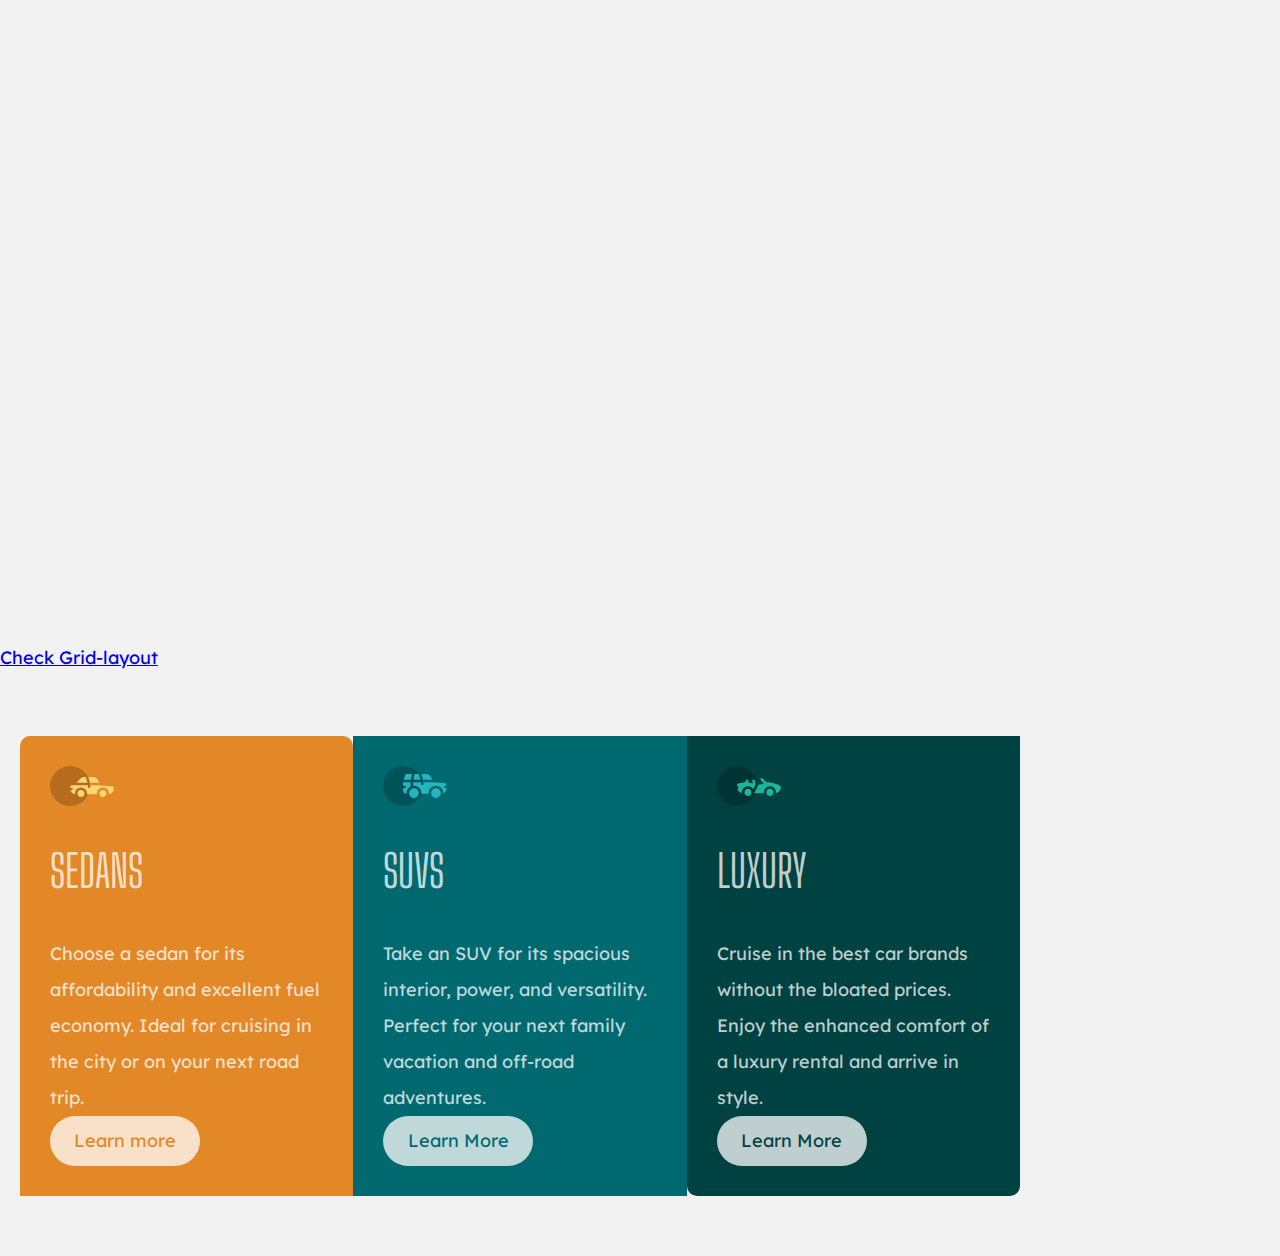
<file: index.html>
<!DOCTYPE html>
<html lang="en">

<head>
  <meta charset="UTF-8">
 
  <meta name="viewport" content="width=device-width, initial-scale=1.0">
 
  <link rel="stylesheet" type="text/css" href="index.css">
  
  <link rel="preconnect" href="https://fonts.googleapis.com">
  <link rel="preconnect" href="https://fonts.gstatic.com" crossorigin>
  <link href="https://fonts.googleapis.com/css2?family=Lexend+Deca&display=swap" rel="stylesheet">
  
  <link rel="preconnect" href="https://fonts.googleapis.com">
  <link rel="preconnect" href="https://fonts.gstatic.com" crossorigin>
  <link href="https://fonts.googleapis.com/css2?family=Big+Shoulders+Display:wght@700&display=swap" rel="stylesheet">
  
  <link rel="icon" type="png" sizes="32x32" href=".favicon-32x32.png">
  
  <title>3-column card|Task By Zuri</title>
</head>

<body>
  <a href="grid.html">Check Grid-layout</a>
  <div class="card">
    <div class="sedan-card">
      <svg width="64" height="40" xmlns="http://www.w3.org/2000/svg"><g fill="none" fill-rule="evenodd"><circle fill="#000" opacity=".201" cx="20" cy="20" r="20"/><path d="M52.936 24.11c1.942 0 3.517 1.542 3.517 3.445 0 1.903-1.575 3.445-3.517 3.445s-3.516-1.542-3.516-3.445c0-1.903 1.574-3.445 3.516-3.445zm-21.957 0c1.942 0 3.517 1.542 3.517 3.445 0 1.903-1.575 3.445-3.517 3.445s-3.516-1.542-3.516-3.445c0-1.903 1.574-3.445 3.516-3.445zm6.948-4.848v1.429c0 .716.61 1.293 1.348 1.259a1.295 1.295 0 001.225-1.295v-1.393h8.256l13.483 1.313c.956.093 1.676.881 1.676 1.814 0 2.89-2.126 5.303-4.926 5.819.397-3.557-2.458-6.62-6.053-6.62-3.646 0-6.504 3.14-6.039 6.723h-9.879c.466-3.588-2.397-6.722-6.039-6.722-3.595 0-6.45 3.062-6.052 6.62-2.14-.398-3.916-1.912-4.61-3.931h1.142c.731 0 1.32-.598 1.285-1.322-.033-.678-.629-1.2-1.322-1.2H20v-.251c0-1.274 1.066-2.243 2.306-2.243h15.62zM42.59 11c2.645 0 4.99 1.556 5.972 3.963l.726 1.779H40.17L38.413 11h4.178zm-6.865 0l1.758 5.741H26.505l3.357-3.654A6.502 6.502 0 0134.644 11h1.082z" fill="#FFD473" fill-rule="nonzero"/></g></svg>
      <span>SEDANS</span>
      <div>
        Choose a sedan for its affordability and excellent fuel economy.
        Ideal for cruising in the city or on your next road trip.
      </div>
      
      <div class="button orange">
          Learn more
      </div>
    </div>
    
    <div class="suv-card">
      <svg width="64" height="40" xmlns="http://www.w3.org/2000/svg"><g fill="none" fill-rule="evenodd"><circle fill="#000" opacity=".201" cx="20" cy="20" r="20"/><path d="M31.002 22.358c2.917 0 5.18 2.593 4.762 5.506a4.828 4.828 0 01-2.962 3.778 4.797 4.797 0 01-5.3-1.165c-1.188-1.26-1.235-2.613-1.263-2.613-.42-2.924 1.857-5.506 4.763-5.506zm22 0c3.457 0 5.798 3.567 4.41 6.744A4.816 4.816 0 0152.3 31.94a4.826 4.826 0 01-4.06-4.077c-.42-2.915 1.846-5.506 4.762-5.506zm-15.04-6.083v1.462a1.29 1.29 0 001.352 1.29c.693-.033 1.227-.631 1.227-1.326v-1.426h8.3l13.056.716a1.29 1.29 0 011.164.917c.27.895.446 1.477.563 1.87h-1.047c-.694 0-1.291.534-1.324 1.228a1.29 1.29 0 001.288 1.352h1.445c-.164 2.225-1.57 4.193-3.6 5.05.13-4.212-3.255-7.63-7.384-7.63-4.317 0-7.762 3.718-7.358 8.086h-7.285c.43-4.655-3.503-8.531-8.131-8.046v-3.543h7.734zm-10.312 0v4.308a7.4 7.4 0 00-4.006 7.274 3.874 3.874 0 01-3.642-3.864v-1.635h1.46a1.29 1.29 0 000-2.58h-1.461v-3.213l.003-.29h7.646zm14.986-8.196c2.65 0 5 1.592 5.984 4.055l.63 1.579a5.525 5.525 0 01-.065-.004l-.026-.002-.034-.002-.022-.002a4.178 4.178 0 00-.224-.006l-.098-.001h-.039l-.136-.001h-.052l-.326-.001H40.211L38.528 8.08zm-13.632 0l-1.122 5.616h-7.144l1.47-4.71a1.29 1.29 0 011.231-.906h5.565zm6.832 0l1.683 5.615h-7.007l1.121-5.615h4.203z" fill="#26B5C0" fill-rule="nonzero"/></g></svg>
      <span>SUVS</span>
      <div>
        Take an SUV for its spacious interior, power, and versatility.
        Perfect for your next family vacation and off-road adventures.
      </div>
      
      <div class="button cyan">
        Learn More
      </div>
    </div>
   
    <div class="luxury-card">
      <svg width="64" height="40" xmlns="http://www.w3.org/2000/svg"><g fill="none" fill-rule="evenodd"><circle fill="#000" opacity=".201" cx="20" cy="20" r="20"/><path d="M30.98 22.835c1.941 0 3.516 1.604 3.516 3.583 0 1.978-1.575 3.582-3.517 3.582s-3.516-1.604-3.516-3.582c0-1.979 1.574-3.583 3.516-3.583zm21.956 0c1.942 0 3.517 1.604 3.517 3.583 0 1.978-1.575 3.582-3.517 3.582s-3.516-1.604-3.516-3.582c0-1.979 1.574-3.583 3.516-3.583zm-9.143-10.45a1.27 1.27 0 011.819 0l3.715 3.784c4.444-.115 9.7 1.142 13.964 3.753.387.237.624.664.624 1.124 0 3.006-2.126 5.514-4.926 6.05.397-3.698-2.458-6.882-6.053-6.882-3.646 0-6.504 3.264-6.039 6.99h-9.669c.76-1.544.993-2.026 1.337-2.711l.082-.162c.421-.835 1.056-2.07 2.883-5.65 1.68-.023 3.47-.408 5.247-1.403l-2.984-3.04a1.328 1.328 0 010-1.854zm-7.68 1.064c.683-.2 1.395.202 1.592.898l.749 2.652a3.46 3.46 0 01-.247 2.51l-1.733 3.395-.216.424c-1.07-1.89-3.06-3.114-5.279-3.114-3.595 0-6.45 3.184-6.052 6.885-1.832-.347-3.414-1.537-4.278-3.276a1.331 1.331 0 01.117-1.376l.955-1.303-1.325-1.295c-.751-.735-.376-2.024.64-2.231l6.614-1.346.13-.026c.092-.019.145-.03.157-.031.314-.146 1.07-.591 1.07-1.506 0-.734.592-1.327 1.316-1.31.712.016 1.268.662 1.256 1.388a4.11 4.11 0 01-.348 1.611 22.69 22.69 0 014.7 1.146l-.7-2.473a1.314 1.314 0 01.882-1.622z" fill="#19B89D" fill-rule="nonzero"/></g></svg>
      <span>LUXURY</span>
      <div>
        Cruise in the best car brands without the bloated prices.
        Enjoy the enhanced comfort of a luxury rental and arrive in style.
      </div>
     
      <div class="button darkcyan">
          Learn More
      </div>
    </div>
  </div>
  
</body>

</html>
</file>
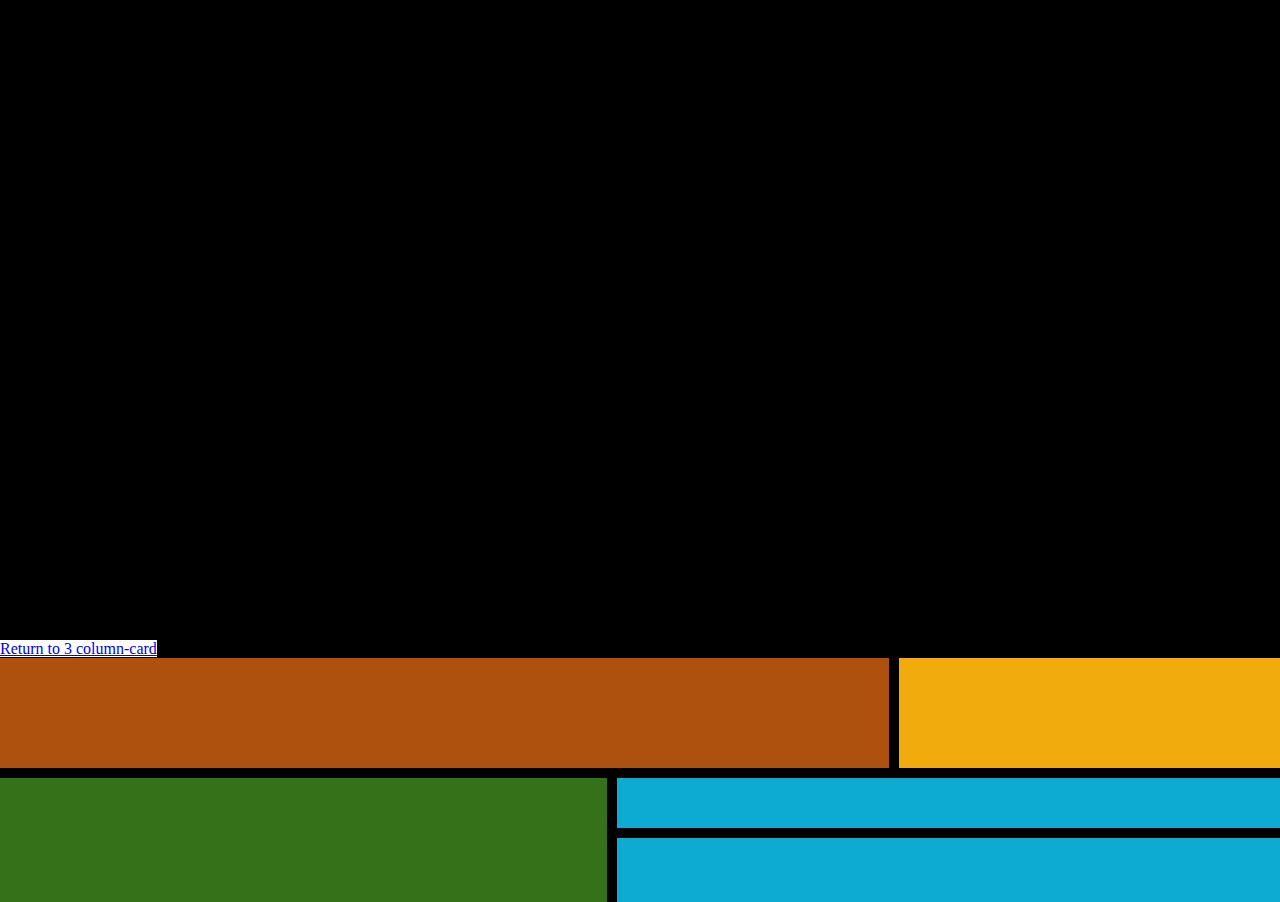
<file: grid.html>
<!DOCTYPE html>
<html>
  <head>
    <meta http-equiv="content-type" content="text/html; charset=utf-8" />
    <title></title>
  </head>
  <style type="text/css" media="all">
    *{
      margin: 0;
      padding: 0;
    }
    body{
      background-color: black;
      margin-top: 50%;
    }
      
      main{
        display: grid;
        grid-template-areas:
        "a a a b"
        "a a a b"
        "c c d d"
        "c c e e"
        
        ;
        gap:10px;
}
        
        main div{
          padding: 2em;
          text-align: center;}
        
        .item-a{background-color:#af510e;
      grid-area: a;
        }
        .item-b{
          background-color:#f2ab0d;
          grid-area: b;
          padding: 55px;
        }
        .item-c{
          background-color:#357119;
          grid-area: c;
        }
        .item-d{
            background-color:#0daad1;
            grid-area: d;
            padding: 25px;
         
          }
        .item-e{
          background-color:#0daad1 ;
      grid-area: e;
      
        }
        a{
          background-color: white;}
        
  </style>
  <body>
    <a href="index.html">Return to 3 column-card</a>
    <main>
      <div class="item-a"></div>
        <div class="item-b"></div>
  <div class="item-c"></div>
  <div class="item-d"></div>
  <div class="item-e"></div>
  
  </div>
      </main>
    
  </body>
</html>
</file>
<file: index.css>
:root {
    --cyan: hsl(184, 100%, 22%);
  --orange: hsl(31, 77%, 52%);
  --dark-cyan: hsl(179, 100%, 13%);
  --transparent-white: hsla(0, 0%, 100%, 0.75);
  --very-light-gray: hsl(0, 0%, 95%);
}

* {
  margin: 0;
  padding: 0;
  box-sizing: border-box;
  font-family: 'Lexend Deca', sans-serif;
  font-size: 18px;
  line-height: 2em;
}

body {
  background-color: var(--very-light-gray);
  color: var(--transparent-white);
  margin-top: 50%;
}

span {
  font-family: 'Big Shoulders Display', cursive;
  font-size: 2.5em;
  margin: 20px 0;
}

.card {
  display: grid;
  grid-template: 1fr 1fr 1fr / 1fr;
  grid-template-areas: 'sedan'
                       'suv'
                       'luxury';
  min-width: 200px;
  margin: 60px 20px;
}

@media (min-width: 700px) {
  .card {
    grid-template: 1fr / 1fr 1fr 1fr;
    grid-template-areas: 'sedan suv luxury';
    max-width: 1000px;
  }
}

.sedan-card {
  grid-area: sedan;
  background-color: var(--orange);
  display: flex;
  justify-content: start;
  flex-direction: column;
  padding: 30px;
  border-radius: 10px 10px 0 0;
}


.suv-card {
  grid-area: suv;
  background-color: var(--cyan);
  display: flex;
  justify-content: start;
  flex-direction: column;
  padding: 30px;
}

.luxury-card {
  grid-area: luxury;
  background-color: var(--dark-cyan);
  display: flex;
  flex-direction: column;
  justify-content: start;
  padding: 30px;
  border-radius: 0px 0px 10px 10px;
}


.content {
  margin: 20px 0;
}


.button {
  width: 150px;
  height: 50px;
  display: flex;
  justify-content: center;
  align-items: center;
  border-radius: 35px;
}

.orange {
  background-color: hsl(0, 0%, 100%);
  opacity: 0.75;
  color: hsl(31, 77%, 52%);
}


.cyan {
  background-color: hsla(0, 0%, 100%, 0.75);
  color: hsl(184, 100%, 22%);
}


.darkcyan {
  background-color:hsla(0, 0%, 100%, 0.75);
  color: hsl(179, 100%, 13%);
}

}
@media (min-width: 700px) {
  .luxury {
    border-radius: 0px 10px 10px 0px;
  }
    .sedan {
    border-radius: 10px 0 0 10px;
  }
body {
    height: 100vh;
    display: flex;
    justify-content: center;
    align-items: center;
  }
}
</file>
